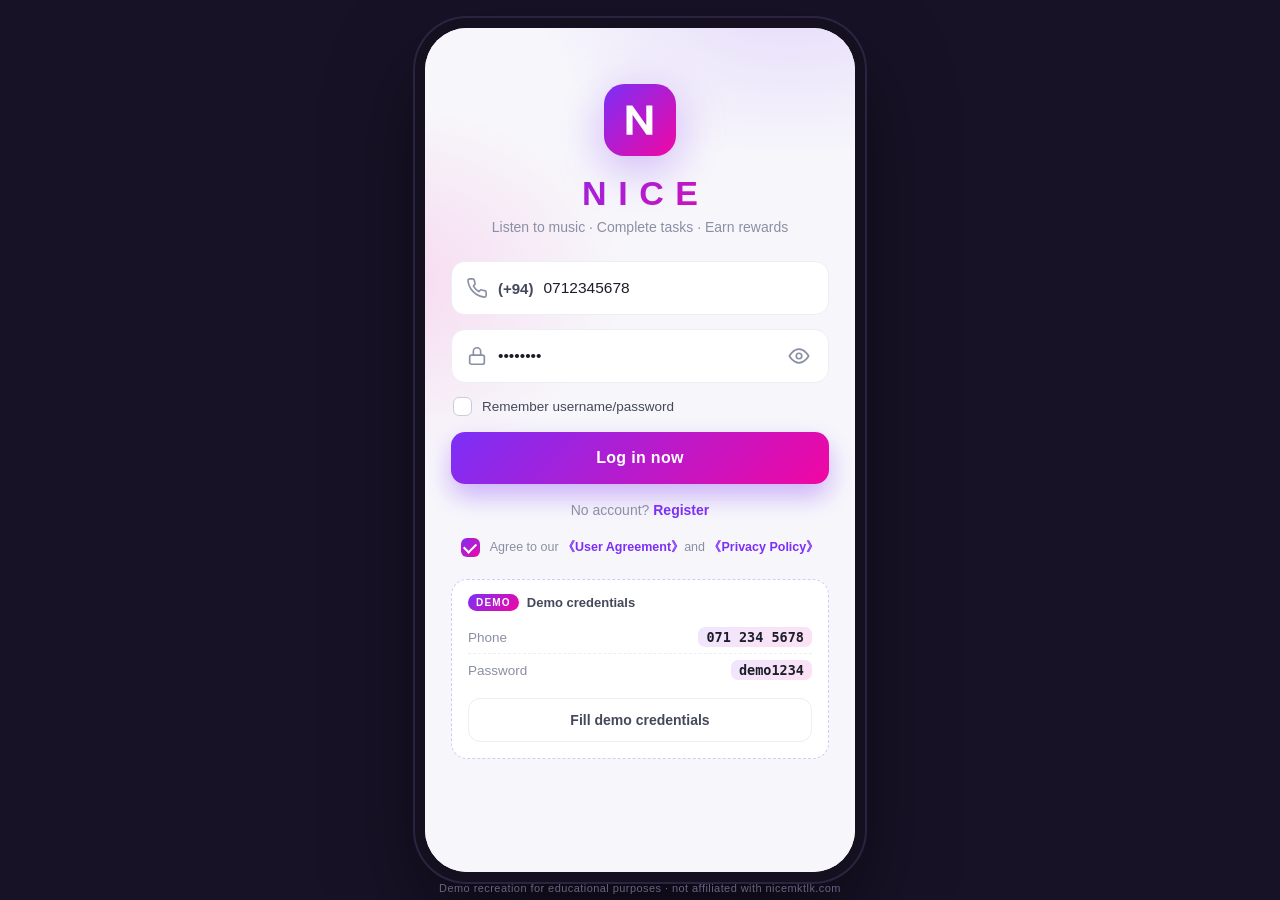
<file: index.html>
<!DOCTYPE html>
<html lang="en">
<head>
  <meta charset="UTF-8">
  <meta name="viewport" content="width=device-width, initial-scale=1, viewport-fit=cover">
  <title>NICE — Log in</title>
  <meta name="description" content="NICE demo clone — music listening task platform demo.">
  <link rel="icon" href="data:image/svg+xml,%3Csvg xmlns='http://www.w3.org/2000/svg' viewBox='0 0 64 64'%3E%3Cdefs%3E%3ClinearGradient id='g' x1='0' y1='0' x2='1' y2='1'%3E%3Cstop offset='0' stop-color='%237b2ff7'/%3E%3Cstop offset='1' stop-color='%23f107a3'/%3E%3C/linearGradient%3E%3C/defs%3E%3Crect width='64' height='64' rx='16' fill='url(%23g)'/%3E%3Ctext x='32' y='42' font-family='Arial,sans-serif' font-size='26' font-weight='700' fill='white' text-anchor='middle'%3EN%3C/text%3E%3C/svg%3E">
  <link rel="stylesheet" href="css/style.css">
</head>
<body class="auth-page">
  <div id="frame">

    <!-- ======= LOGIN ======= -->
    <main class="auth-screen">
      <div class="auth-hero">
        <div class="logo-mark" aria-hidden="true">
          <svg viewBox="0 0 64 64" width="72" height="72">
            <defs>
              <linearGradient id="logog" x1="0" y1="0" x2="1" y2="1">
                <stop offset="0" stop-color="#7b2ff7"/><stop offset="1" stop-color="#f107a3"/>
              </linearGradient>
            </defs>
            <rect width="64" height="64" rx="18" fill="url(#logog)"/>
            <path d="M20 45V19h5.2l12.4 17.6V19H43v26h-5.2L25.4 27.4V45Z" fill="#fff"/>
          </svg>
        </div>
        <h1 class="logo-word">NICE</h1>
        <p class="tagline">Listen to music · Complete tasks · Earn rewards</p>
      </div>

      <form id="login-form" novalidate>
        <!-- phone -->
        <div class="field">
          <span class="f-ic" data-icon="phone"></span>
          <span class="cc">(+94)</span>
          <input id="phone" type="tel" inputmode="numeric" autocomplete="tel"
                 value="0712345678"
                 placeholder="7X XXX XXXX" maxlength="12" aria-label="Phone number">
        </div>

        <!-- password -->
        <div class="field">
          <span class="f-ic" data-icon="lock"></span>
          <input id="password" type="password" autocomplete="current-password"
                 value="demo1234"
                 placeholder="Password" aria-label="Password">
          <button type="button" class="eye" id="toggle-pw" aria-label="Show password"></button>
        </div>

        <label class="check-row">
          <input type="checkbox" id="remember">
          <span class="box"></span>
          <span>Remember username/password</span>
        </label>

        <div class="form-error" id="login-error" hidden></div>

        <button type="submit" class="btn-primary">Log in now</button>

        <p class="swap-link">No account?
          <a href="register.html">Register</a>
        </p>
      </form>

      <p class="agree">
        <label class="check-row small">
          <input type="checkbox" id="agree" checked>
          <span class="box"></span>
          <span>Agree to our
            <a href="#" data-doc="terms">《User Agreement》</a>and
            <a href="#" data-doc="privacy">《Privacy Policy》</a>
          </span>
        </label>
      </p>

      <!-- demo credentials helper -->
      <div class="demo-card">
        <div class="demo-head">
          <span class="demo-pill">DEMO</span>
          <span>Demo credentials</span>
        </div>
        <div class="demo-rows">
          <div class="demo-row"><span>Phone</span><code id="demo-phone">071 234 5678</code></div>
          <div class="demo-row"><span>Password</span><code id="demo-pw">demo1234</code></div>
        </div>
        <button type="button" class="btn-ghost" id="fill-demo">Fill demo credentials</button>
      </div>
    </main>

    <p class="page-foot">Demo recreation for educational purposes · not affiliated with nicemktlk.com</p>
  </div>

  <script src="js/store.js"></script>
  <script src="js/ui.js"></script>
  <script src="js/login.js"></script>
</body>
</html>
</file>
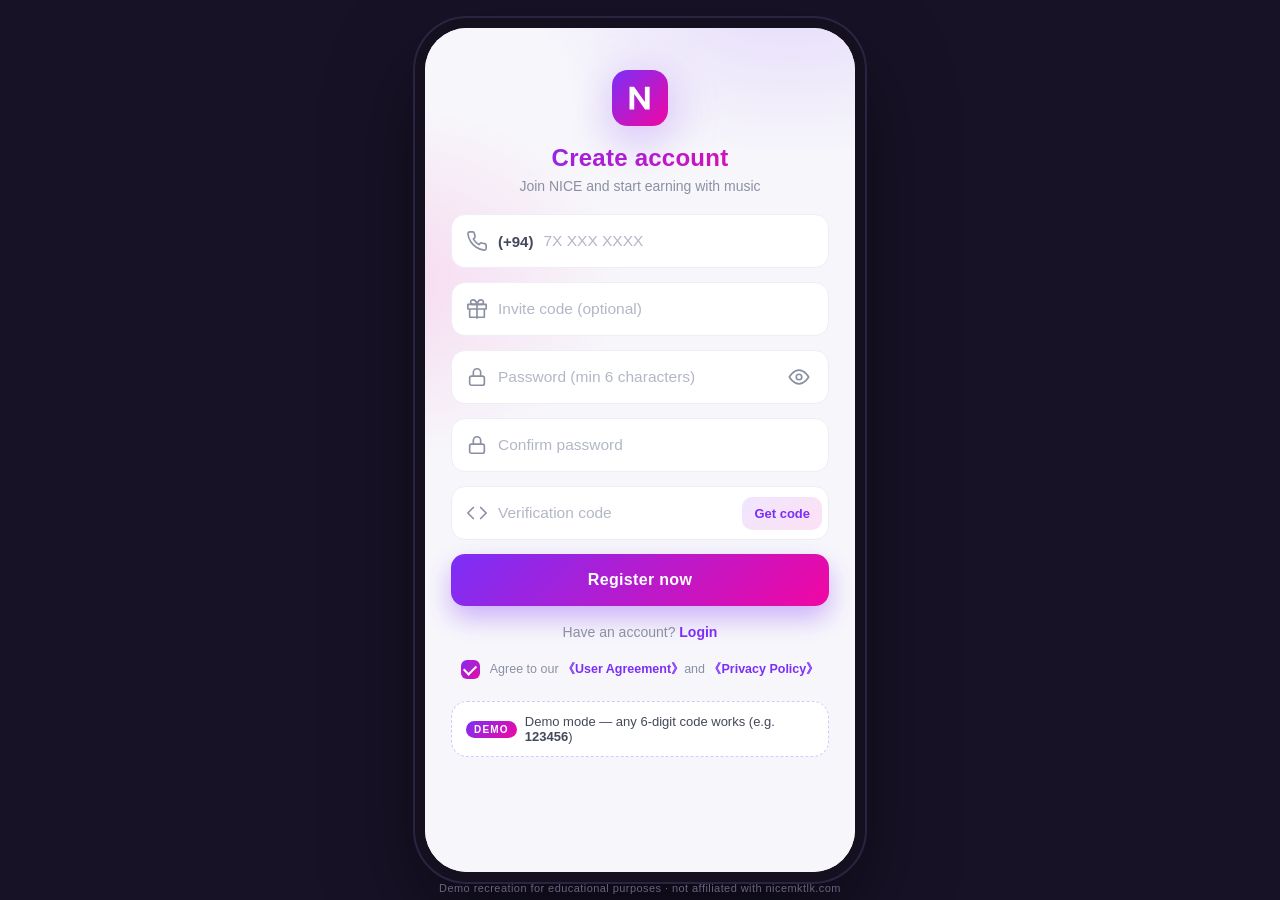
<file: register.html>
<!DOCTYPE html>
<html lang="en">
<head>
  <meta charset="UTF-8">
  <meta name="viewport" content="width=device-width, initial-scale=1, viewport-fit=cover">
  <title>NICE — Register</title>
  <meta name="description" content="NICE demo clone — create an account.">
  <link rel="icon" href="data:image/svg+xml,%3Csvg xmlns='http://www.w3.org/2000/svg' viewBox='0 0 64 64'%3E%3Cdefs%3E%3ClinearGradient id='g' x1='0' y1='0' x2='1' y2='1'%3E%3Cstop offset='0' stop-color='%237b2ff7'/%3E%3Cstop offset='1' stop-color='%23f107a3'/%3E%3C/linearGradient%3E%3C/defs%3E%3Crect width='64' height='64' rx='16' fill='url(%23g)'/%3E%3Ctext x='32' y='42' font-family='Arial,sans-serif' font-size='26' font-weight='700' fill='white' text-anchor='middle'%3EN%3C/text%3E%3C/svg%3E">
  <link rel="stylesheet" href="css/style.css">
</head>
<body class="auth-page">
  <div id="frame">

    <!-- ======= REGISTER ======= -->
    <main class="auth-screen">
      <div class="auth-hero compact">
        <div class="logo-mark" aria-hidden="true">
          <svg viewBox="0 0 64 64" width="56" height="56">
            <defs>
              <linearGradient id="logog2" x1="0" y1="0" x2="1" y2="1">
                <stop offset="0" stop-color="#7b2ff7"/><stop offset="1" stop-color="#f107a3"/>
              </linearGradient>
            </defs>
            <rect width="64" height="64" rx="18" fill="url(#logog2)"/>
            <path d="M20 45V19h5.2l12.4 17.6V19H43v26h-5.2L25.4 27.4V45Z" fill="#fff"/>
          </svg>
        </div>
        <h1 class="logo-word sm">Create account</h1>
        <p class="tagline">Join NICE and start earning with music</p>
      </div>

      <form id="reg-form" novalidate>
        <!-- phone -->
        <div class="field">
          <span class="f-ic" data-icon="phone"></span>
          <span class="cc">(+94)</span>
          <input id="phone" type="tel" inputmode="numeric" autocomplete="tel"
                 placeholder="7X XXX XXXX" maxlength="12" aria-label="Phone number">
        </div>

        <!-- invite code (optional) -->
        <div class="field">
          <span class="f-ic" data-icon="gift"></span>
          <input id="invite" type="text" placeholder="Invite code (optional)" aria-label="Invite code">
        </div>

        <!-- password -->
        <div class="field">
          <span class="f-ic" data-icon="lock"></span>
          <input id="password" type="password" autocomplete="new-password"
                 placeholder="Password (min 6 characters)" aria-label="Password">
          <button type="button" class="eye" id="toggle-pw" aria-label="Show password"></button>
        </div>

        <!-- confirm password -->
        <div class="field">
          <span class="f-ic" data-icon="lock"></span>
          <input id="password2" type="password" autocomplete="new-password"
                 placeholder="Confirm password" aria-label="Confirm password">
        </div>

        <!-- verification code -->
        <div class="field has-btn">
          <span class="f-ic" data-icon="code"></span>
          <input id="vcode" type="text" inputmode="numeric" maxlength="6"
                 placeholder="Verification code" aria-label="Verification code">
          <button type="button" class="code-btn" id="get-code">Get code</button>
        </div>

        <div class="form-error" id="reg-error" hidden></div>

        <button type="submit" class="btn-primary">Register now</button>

        <p class="swap-link">Have an account?
          <a href="index.html">Login</a>
        </p>
      </form>

      <p class="agree">
        <label class="check-row small">
          <input type="checkbox" id="agree" checked>
          <span class="box"></span>
          <span>Agree to our
            <a href="#" data-doc="terms">《User Agreement》</a>and
            <a href="#" data-doc="privacy">《Privacy Policy》</a>
          </span>
        </label>
      </p>

      <div class="demo-card slim">
        <div class="demo-head"><span class="demo-pill">DEMO</span><span>Demo mode — any 6-digit code works (e.g. <b>123456</b>)</span></div>
      </div>
    </main>

    <p class="page-foot">Demo recreation for educational purposes · not affiliated with nicemktlk.com</p>
  </div>

  <script src="js/store.js"></script>
  <script src="js/ui.js"></script>
  <script src="js/register.js"></script>
</body>
</html>
</file>
<file: css/style.css>
/* ============================================================
   NICE (demo clone) — stylesheet
   Music listening task platform edition.
   Mobile-first. On desktop the app renders inside a phone frame.
   ============================================================ */

:root {
  --brand: #7b2ff7;
  --brand-2: #f107a3;
  --grad: linear-gradient(135deg, #7b2ff7, #f107a3);
  --grad-soft: linear-gradient(135deg, rgba(123,47,247,.12), rgba(241,7,163,.12));
  --bg: #f7f7fb;
  --card: #ffffff;
  --ink: #1b1d27;
  --ink-2: #44485a;
  --muted: #8b8fa3;
  --line: #eceef4;
  --danger: #ff3b5c;
  --ok: #12b76a;
  --vip: linear-gradient(135deg, #f7b733, #fc4a1a);
  --shadow: 0 10px 30px rgba(23, 16, 60, .10);
  --radius: 16px;
}

* { box-sizing: border-box; margin: 0; padding: 0; -webkit-tap-highlight-color: transparent; }

html, body { height: 100%; }

body {
  font-family: -apple-system, BlinkMacSystemFont, "Segoe UI", Roboto, "Helvetica Neue", Arial, sans-serif;
  background: #171226;
  color: var(--ink);
  -webkit-font-smoothing: antialiased;
}

a { color: var(--brand); text-decoration: none; font-weight: 600; }
button { font: inherit; border: 0; background: none; cursor: pointer; color: inherit; }
input, select, textarea { font: inherit; color: inherit; }
img { display: block; max-width: 100%; }

/* ================= phone frame ================= */
#frame {
  position: relative;
  width: 100%;
  max-width: 430px;
  margin: 0 auto;
  height: 100vh;
  height: 100dvh;
  background: var(--bg);
  overflow: hidden;
  display: flex;
  flex-direction: column;
}

@media (min-width: 560px) {
  body { padding: 28px 12px; }
  #frame {
    height: calc(100vh - 56px);
    height: calc(100dvh - 56px);
    border-radius: 42px;
    box-shadow: 0 0 0 10px #14101f, 0 0 0 12px #2b2440, 0 40px 90px rgba(0, 0, 0, .55);
  }
}

.page-foot { display: none; }
@media (min-width: 560px) {
  .page-foot {
    display: block;
    position: fixed;
    left: 0; right: 0; bottom: 6px;
    text-align: center;
    color: #6a6382;
    font-size: 11px;
    letter-spacing: .04em;
  }
}

/* ================= icons ================= */
.ic { width: 22px; height: 22px; flex: 0 0 auto; }
.ic.sm { width: 14px; height: 14px; }

/* ================= auth pages ================= */
.auth-page #frame { background: var(--bg); }

.auth-screen {
  flex: 1;
  overflow-y: auto;
  padding: 34px 26px 26px;
  display: flex;
  flex-direction: column;
  background:
    radial-gradient(420px 300px at 85% -60px, rgba(123, 47, 247, .16), transparent 65%),
    radial-gradient(380px 280px at -40px 30%, rgba(241, 7, 163, .12), transparent 65%),
    var(--bg);
}

.auth-hero { text-align: center; margin: 22px 0 26px; }
.auth-hero.compact { margin: 8px 0 20px; }
.logo-mark { display: inline-block; filter: drop-shadow(0 12px 24px rgba(123, 47, 247, .35)); }
.logo-word {
  margin-top: 14px;
  font-size: 34px;
  font-weight: 800;
  letter-spacing: .34em;
  text-indent: .34em;
  background: var(--grad);
  -webkit-background-clip: text;
  background-clip: text;
  color: transparent;
}
.logo-word.sm { font-size: 24px; letter-spacing: .01em; text-indent: 0; }
.tagline { color: var(--muted); font-size: 14px; margin-top: 6px; }

/* ---- fields ---- */
.field {
  display: flex;
  align-items: center;
  gap: 10px;
  background: var(--card);
  border: 1.6px solid var(--line);
  border-radius: 14px;
  height: 54px;
  padding: 0 14px;
  margin-bottom: 14px;
  transition: border-color .18s, box-shadow .18s;
}
.field:focus-within {
  border-color: var(--brand);
  box-shadow: 0 0 0 4px rgba(123, 47, 247, .12);
}
.f-ic { color: var(--muted); display: flex; }
.field:focus-within .f-ic { color: var(--brand); }
.cc { font-weight: 700; color: var(--ink-2); font-size: 15px; }
.field input, .field select {
  flex: 1; min-width: 0; border: 0; outline: none; background: none;
  font-size: 15.5px; height: 100%;
}
.field select { appearance: none; -webkit-appearance: none; cursor: pointer; }
.field input::placeholder { color: #b3b7c6; }
.eye { color: var(--muted); display: flex; padding: 4px; }
.field.has-btn { padding-right: 6px; }
.code-btn {
  flex: 0 0 auto;
  font-size: 13px; font-weight: 700;
  color: var(--brand);
  background: var(--grad-soft);
  padding: 9px 12px;
  border-radius: 10px;
  transition: opacity .2s;
}
.code-btn.busy { color: var(--muted); cursor: default; }

/* ---- checkbox ---- */
.check-row {
  display: flex; align-items: center; gap: 10px;
  font-size: 13.5px; color: var(--ink-2);
  cursor: pointer; user-select: none;
  margin: 2px 2px 16px;
  width: fit-content;
}
.check-row.small { font-size: 12.5px; color: var(--muted); margin: 0 auto; }
.check-row input { display: none; }
.check-row .box {
  width: 19px; height: 19px; flex: 0 0 auto;
  border-radius: 6px;
  border: 1.8px solid #c9cddb;
  background: #fff;
  display: inline-flex; align-items: center; justify-content: center;
  transition: all .15s;
}
.check-row .box::after {
  content: "";
  width: 10px; height: 6px;
  border-left: 2.2px solid #fff;
  border-bottom: 2.2px solid #fff;
  transform: rotate(-45deg) translate(1px, -1px);
  opacity: 0;
}
.check-row input:checked + .box { background: var(--grad); border-color: transparent; }
.check-row input:checked + .box::after { opacity: 1; }

/* ---- buttons ---- */
.btn-primary {
  width: 100%;
  height: 52px;
  border-radius: 14px;
  background: var(--grad);
  color: #fff;
  font-size: 16px;
  font-weight: 700;
  letter-spacing: .02em;
  box-shadow: 0 12px 26px rgba(123, 47, 247, .35);
  transition: transform .12s, box-shadow .18s, filter .18s;
}
.btn-primary:active { transform: scale(.97); }
.btn-primary:disabled { filter: grayscale(.4); opacity: .7; }

.btn-ghost {
  width: 100%;
  height: 44px;
  border-radius: 12px;
  border: 1.6px solid var(--line);
  background: #fff;
  font-weight: 600;
  font-size: 14px;
  color: var(--ink-2);
  transition: border-color .15s;
}
.btn-ghost:active { border-color: var(--brand); color: var(--brand); }

.btn-light {
  display: inline-flex; align-items: center; justify-content: center; gap: 8px;
  height: 44px; padding: 0 16px;
  border-radius: 12px;
  background: #fff;
  color: var(--ink);
  font-size: 14px; font-weight: 700;
  box-shadow: 0 8px 20px rgba(20, 12, 50, .18);
}
.btn-light .ic { width: 18px; height: 18px; color: var(--brand); }
.btn-light:active { transform: scale(.97); }

.btn-outline {
  display: inline-flex; align-items: center; justify-content: center; gap: 8px;
  height: 44px; padding: 0 16px;
  border-radius: 12px;
  border: 1.6px solid var(--line);
  background: transparent;
  color: var(--ink-2);
  font-size: 14px; font-weight: 700;
}
.btn-outline .ic { width: 18px; height: 18px; }
.btn-outline:active { transform: scale(.97); }

.swap-link { text-align: center; color: var(--muted); font-size: 14px; margin-top: 18px; }

.form-error {
  background: rgba(255, 59, 92, .08);
  border: 1px solid rgba(255, 59, 92, .25);
  color: var(--danger);
  font-size: 13px;
  border-radius: 10px;
  padding: 10px 12px;
  margin-bottom: 12px;
  line-height: 1.45;
}

.agree { margin-top: 20px; text-align: center; }
.agree a { font-weight: 600; }

/* ---- demo credentials card ---- */
.demo-card {
  margin-top: 22px;
  background: #fff;
  border: 1.6px dashed #d6c7ff;
  border-radius: var(--radius);
  padding: 14px 16px 16px;
}
.demo-card.slim { padding: 12px 14px; }
.demo-head {
  display: flex; align-items: center; gap: 8px;
  font-size: 13px; font-weight: 700; color: var(--ink-2);
  margin-bottom: 10px;
}
.demo-card.slim .demo-head { margin: 0; font-weight: 500; }
.demo-pill {
  background: var(--grad);
  color: #fff;
  font-size: 10px;
  font-weight: 800;
  letter-spacing: .12em;
  padding: 3px 8px;
  border-radius: 999px;
}
.demo-rows { margin-bottom: 12px; }
.demo-row {
  display: flex; justify-content: space-between; align-items: center;
  font-size: 13.5px;
  padding: 6px 0;
  border-bottom: 1px dashed var(--line);
}
.demo-row:last-child { border-bottom: 0; }
.demo-row span { color: var(--muted); }
.demo-row code {
  font-family: ui-monospace, SFMono-Regular, Menlo, Consolas, monospace;
  font-size: 13.5px; font-weight: 700; color: var(--ink);
  background: var(--grad-soft);
  padding: 2px 8px; border-radius: 7px;
}

/* ================= modal / docs ================= */
.modal-backdrop {
  position: absolute; inset: 0; z-index: 60;
  background: rgba(15, 10, 35, .55);
  backdrop-filter: blur(4px);
  display: flex; align-items: flex-end; justify-content: center;
  animation: fadeIn .18s ease;
}
.modal {
  position: relative;
  width: 100%;
  max-height: 86%;
  background: #fff;
  border-radius: 24px 24px 0 0;
  padding: 20px 20px 22px;
  overflow-y: auto;
  animation: sheetUp .24s cubic-bezier(.2, .9, .3, 1);
}
.modal.center { align-self: center; width: auto; border-radius: 24px; margin: 0 16px; }
.modal-close {
  position: absolute; top: 14px; right: 14px;
  width: 32px; height: 32px; border-radius: 50%;
  background: #f1f2f8; color: var(--ink-2);
  display: flex; align-items: center; justify-content: center;
  z-index: 2;
}
.modal-close .ic { width: 17px; height: 17px; }
.doc h3 { font-size: 19px; margin-bottom: 10px; padding-right: 30px; display: flex; align-items: center; gap: 8px; }
.doc h3 .ic { color: var(--brand); }
.doc h4 { font-size: 14px; margin: 14px 0 4px; color: var(--ink); }
.doc p { font-size: 13.5px; color: var(--ink-2); line-height: 1.55; }
.doc .btn-primary { margin-top: 20px; }

@keyframes fadeIn { from { opacity: 0; } }
@keyframes sheetUp { from { transform: translateY(40px); opacity: .4; } }

/* ================= toast ================= */
.toast {
  position: absolute;
  left: 50%; bottom: 96px;
  transform: translate(-50%, 20px);
  display: flex; align-items: center; gap: 8px;
  background: #221c38;
  color: #fff;
  font-size: 13.5px; font-weight: 600;
  padding: 11px 16px;
  border-radius: 999px;
  box-shadow: 0 14px 34px rgba(0, 0, 0, .4);
  opacity: 0;
  pointer-events: none;
  transition: all .25s cubic-bezier(.2, .9, .3, 1);
  z-index: 95;
  max-width: 86%;
  text-align: left;
}
.toast.show { opacity: 1; transform: translate(-50%, 0); }
.toast .ic { width: 16px; height: 16px; color: #6ee7b7; }
.toast-error .ic { color: #ff7d94; }

/* ================= app shell ================= */
.screen {
  flex: 1;
  overflow-y: auto;
  overscroll-behavior: contain;
  -webkit-overflow-scrolling: touch;
  scrollbar-width: none;
}
.screen::-webkit-scrollbar { display: none; }

.topbar {
  position: sticky; top: 0; z-index: 20;
  display: flex; align-items: center; justify-content: space-between;
  padding: 14px 16px 12px;
  background: rgba(247, 247, 251, .92);
  backdrop-filter: blur(10px);
}
.topbar .brand {
  font-size: 21px; font-weight: 800; letter-spacing: .26em;
  background: var(--grad);
  -webkit-background-clip: text; background-clip: text; color: transparent;
}
.icon-btn {
  position: relative;
  width: 40px; height: 40px;
  border-radius: 50%;
  display: flex; align-items: center; justify-content: center;
  color: var(--ink-2);
  background: #fff;
  box-shadow: var(--shadow);
}
.icon-btn .dot {
  position: absolute; top: 8px; right: 9px;
  width: 9px; height: 9px; border-radius: 50%;
  background: var(--danger);
  border: 2px solid #fff;
}

/* ---- tab bar ---- */
#tabbar {
  display: flex;
  background: #fff;
  border-top: 1px solid var(--line);
  padding: 6px 10px calc(8px + env(safe-area-inset-bottom, 0px));
  z-index: 30;
}
#tabbar a {
  flex: 1;
  display: flex; flex-direction: column; align-items: center; gap: 3px;
  color: var(--muted);
  font-size: 10px; font-weight: 600;
  padding: 5px 0 2px;
  border-radius: 12px;
}
#tabbar a.active { color: var(--brand); }
#tabbar a .ic, #tabbar a .nav-ic .ic { width: 24px; height: 24px; }
#tabbar .start-btn {
  width: 52px; height: 38px;
  margin-top: -18px;
  border-radius: 14px;
  background: var(--grad);
  color: #fff;
  display: flex; align-items: center; justify-content: center;
  box-shadow: 0 10px 22px rgba(123, 47, 247, .4);
  align-self: flex-start;
}
#tabbar .start-btn .ic { width: 20px; height: 20px; color: #fff; }

/* ================= marquee notice ================= */
.marquee {
  margin: 12px 16px 0;
  background: var(--grad-soft);
  border: 1px solid rgba(123, 47, 247, .14);
  border-radius: 12px;
  overflow: hidden;
  white-space: nowrap;
  font-size: 12.5px;
  color: var(--ink-2);
  padding: 9px 0;
}
.marquee span {
  display: inline-block;
  padding-left: 100%;
  animation: marq 26s linear infinite;
}
@keyframes marq {
  0% { transform: translateX(0); }
  100% { transform: translateX(-100%); }
}

/* ================= dashboard cards ================= */
.dash-card {
  background: #fff;
  border-radius: 18px;
  box-shadow: var(--shadow);
  margin: 14px 16px 0;
  padding: 16px 18px;
}
.dash-card.slim { margin-bottom: 4px; }
.dc-row {
  display: flex; align-items: flex-start; justify-content: space-between; gap: 10px;
}
.dc-row > div > b {
  font-size: 28px; font-weight: 800;
  background: var(--grad);
  -webkit-background-clip: text; background-clip: text; color: transparent;
}
.dc-row > div > span { display: block; font-size: 12px; color: var(--muted); margin-top: 2px; }
.vip-tag {
  display: inline-flex; align-items: center; gap: 5px;
  font-size: 11.5px; font-weight: 800;
  color: #9a5b00;
  background: var(--vip);
  color: #fff;
  padding: 6px 11px;
  border-radius: 999px;
  flex: 0 0 auto;
}
.vip-tag .ic { width: 13px; height: 13px; }
.dc-stats {
  display: flex; gap: 6px;
  margin-top: 14px;
  background: #f8f8fd;
  border-radius: 12px;
  padding: 10px 6px;
}
.dc-stats .ds, .suc-stats .ds { flex: 1; text-align: center; }
.ds b { display: block; font-size: 16px; font-weight: 800; }
.ds span { font-size: 10.5px; color: var(--muted); }
.taskbar {
  height: 6px;
  background: #efeef6;
  border-radius: 99px;
  overflow: hidden;
  margin-top: 12px;
}
.taskbar-fill {
  height: 100%;
  background: var(--grad);
  border-radius: 99px;
  transition: width .4s ease;
}
.dc-note { font-size: 12px; color: var(--muted); margin-top: 8px; }
.dc-btns { display: flex; gap: 10px; margin-top: 14px; }
.dc-btns .btn-light, .dc-btns .btn-outline { flex: 1; }

/* ---- quick actions ---- */
.quick-grid {
  display: grid;
  grid-template-columns: repeat(4, 1fr);
  gap: 10px;
  margin: 14px 16px 0;
}
.q-btn {
  background: #fff;
  border-radius: 16px;
  box-shadow: var(--shadow);
  padding: 13px 4px 10px;
  display: flex; flex-direction: column; align-items: center; gap: 6px;
  font-size: 11.5px; font-weight: 600;
  color: var(--ink-2);
}
.q-btn .ic { color: var(--brand); width: 21px; height: 21px; }
.q-btn:active { transform: scale(.95); }

.section-title {
  font-size: 15px; font-weight: 800;
  padding: 18px 16px 10px;
  display: flex; align-items: center; justify-content: space-between;
}
.section-title a { font-size: 12.5px; }

/* ---- hot tracks ---- */
.hot-row {
  display: flex; gap: 12px;
  overflow-x: auto;
  padding: 2px 16px 4px;
  scrollbar-width: none;
}
.hot-row::-webkit-scrollbar { display: none; }
.hot-card {
  flex: 0 0 auto;
  width: 118px;
  display: flex; flex-direction: column; align-items: flex-start;
  text-align: left;
}
.hc-cover {
  position: relative;
  width: 118px; height: 118px;
  border-radius: 16px;
  overflow: hidden;
  background: #e9eaf2;
  box-shadow: var(--shadow);
}
.hc-cover img { width: 100%; height: 100%; object-fit: cover; }
.hot-card.done .hc-cover img { opacity: .45; }
.hot-card.done .hc-cover::after {
  content: "✔";
  position: absolute; inset: 0;
  display: flex; align-items: center; justify-content: center;
  color: var(--ok);
  font-size: 30px;
  background: rgba(255, 255, 255, .35);
}
.hc-lock {
  position: absolute; top: 8px; right: 8px;
  width: 26px; height: 26px;
  border-radius: 8px;
  background: rgba(15, 10, 35, .55);
  color: #fff;
  display: flex; align-items: center; justify-content: center;
  backdrop-filter: blur(4px);
}
.hc-lock .ic { width: 13px; height: 13px; }
.hc-title {
  font-size: 13px; font-weight: 700;
  margin-top: 8px;
  max-width: 118px;
  overflow: hidden; text-overflow: ellipsis; white-space: nowrap;
}
.hc-sub { font-size: 12.5px; font-weight: 700; color: var(--brand); margin-top: 1px; }
.hot-card.done .hc-sub { color: var(--muted); }

/* ---- record rows ---- */
.record-list { margin: 0 16px; }
.record {
  display: flex; align-items: center; gap: 12px;
  padding: 12px 2px;
  border-bottom: 1px solid var(--line);
  background: #fff;
}
.record:first-child { border-radius: 14px 14px 0 0; }
.record:last-child { border-bottom: 0; border-radius: 0 0 14px 14px; }
.record:only-child { border-radius: 14px; }
.r-ic {
  width: 38px; height: 38px;
  border-radius: 12px;
  display: flex; align-items: center; justify-content: center;
  flex: 0 0 auto;
}
.r-ic .ic { width: 18px; height: 18px; }
.r-ic.cred { background: rgba(18, 183, 106, .12); color: var(--ok); }
.r-ic.deb { background: rgba(255, 59, 92, .10); color: var(--danger); }
.r-ic.grad { background: var(--grad-soft); color: var(--brand); }
.r-mid { flex: 1; min-width: 0; }
.r-mid b {
  display: block;
  font-size: 13.5px; font-weight: 700;
  overflow: hidden; text-overflow: ellipsis; white-space: nowrap;
}
.r-mid span { font-size: 11.5px; color: var(--muted); }
.r-amt { font-size: 14px; font-weight: 800; flex: 0 0 auto; }
.r-amt.cred { color: var(--ok); }
.r-amt.deb { color: var(--danger); }

/* ================= task list ================= */
.track-list { padding: 12px 0 8px; }
.task-row {
  display: flex; align-items: center; gap: 12px;
  width: 100%;
  text-align: left;
  background: #fff;
  border-radius: 16px;
  box-shadow: var(--shadow);
  margin: 0 16px 10px;
  padding: 10px 12px 10px 10px;
}
.task-row:active { transform: scale(.985); }
.task-row.done { opacity: .62; }
.tr-cover {
  position: relative;
  width: 54px; height: 54px;
  border-radius: 12px;
  overflow: hidden;
  flex: 0 0 auto;
  background: #e9eaf2;
}
.tr-cover img { width: 100%; height: 100%; object-fit: cover; }
.tr-done {
  position: absolute; right: -1px; bottom: -1px;
  width: 20px; height: 20px;
  background: var(--grad);
  color: #fff;
  border-radius: 8px 0 10px 0;
  display: flex; align-items: center; justify-content: center;
}
.tr-done .ic { width: 12px; height: 12px; }
.tr-mid { flex: 1; min-width: 0; }
.tr-title {
  display: block;
  font-size: 14.5px; font-weight: 700;
  overflow: hidden; text-overflow: ellipsis; white-space: nowrap;
}
.tr-sub { display: block; font-size: 11.5px; color: var(--muted); margin-top: 2px; }
.tr-side { display: flex; flex-direction: column; align-items: flex-end; gap: 5px; flex: 0 0 auto; }
.reward-chip {
  font-size: 12px; font-weight: 800;
  color: var(--brand);
  background: var(--grad-soft);
  padding: 4px 10px;
  border-radius: 999px;
}
.lock-chip {
  font-size: 11px; font-weight: 700;
  color: var(--muted);
  background: #f1f2f8;
  padding: 4px 9px;
  border-radius: 999px;
  display: inline-flex; align-items: center; gap: 4px;
}
.lock-chip .ic { width: 11px; height: 11px; }
.tr-state { font-size: 10.5px; color: var(--muted); font-weight: 600; }

/* ================= task player ================= */
.player {
  position: absolute; inset: 0; z-index: 50;
  display: flex; flex-direction: column;
  align-items: center;
  color: #fff;
  padding: 14px 20px calc(20px + env(safe-area-inset-bottom, 0px));
  overflow-y: auto;
  animation: fadeIn .2s ease;
}
.pl-top {
  width: 100%;
  display: flex; align-items: center; gap: 10px;
  padding: 4px 0 8px;
}
.pl-close {
  width: 38px; height: 38px;
  border-radius: 50%;
  background: rgba(255, 255, 255, .16);
  color: #fff;
  display: flex; align-items: center; justify-content: center;
  flex: 0 0 auto;
}
.pl-close .ic { width: 19px; height: 19px; }
.pl-head { flex: 1; text-align: center; font-size: 13px; font-weight: 700; opacity: .9; }
.pl-reward {
  font-size: 13px; font-weight: 800;
  background: rgba(255, 255, 255, .18);
  padding: 7px 12px;
  border-radius: 999px;
  flex: 0 0 auto;
}
.pl-art { margin-top: 14px; }
.pl-cover {
  width: min(64vw, 250px);
  aspect-ratio: 1;
  object-fit: cover;
  border-radius: 24px;
  box-shadow: 0 24px 60px rgba(0, 0, 0, .4);
  animation: coverPulse 4.5s ease-in-out infinite;
}
@keyframes coverPulse {
  0%, 100% { transform: scale(1); }
  50% { transform: scale(1.035); }
}
.pl-ring {
  position: relative;
  width: 130px; height: 130px;
  margin-top: -34px;
  filter: drop-shadow(0 10px 26px rgba(0, 0, 0, .35));
}
.pl-ring svg { width: 130px; height: 130px; transform: rotate(-90deg); }
.pl-ring .ring-bg { fill: none; stroke: rgba(255, 255, 255, .25); stroke-width: 7; }
.pl-ring .ring-fg {
  fill: none; stroke: #fff; stroke-width: 7; stroke-linecap: round;
  transition: stroke-dashoffset .3s linear;
}
.pl-ring span {
  position: absolute; inset: 0;
  display: flex; align-items: center; justify-content: center;
  font-size: 25px; font-weight: 800;
  font-variant-numeric: tabular-nums;
}
.pl-meta { text-align: center; margin-top: 14px; }
.pl-meta b { font-size: 20px; font-weight: 800; }
.pl-meta span { display: block; font-size: 13px; opacity: .8; margin-top: 3px; }
.pl-note { font-size: 12.5px; opacity: .85; margin-top: 12px; text-align: center; }
.pl-controls { margin-top: 16px; }
.pl-play {
  width: 66px; height: 66px;
  border-radius: 50%;
  background: #fff;
  color: var(--ink);
  display: flex; align-items: center; justify-content: center;
  box-shadow: 0 16px 36px rgba(0, 0, 0, .35);
}
.pl-play .ic { width: 26px; height: 26px; }
.pl-play:active { transform: scale(.94); }
.pl-ff {
  margin-top: 16px;
  font-size: 12px; font-weight: 600;
  color: rgba(255, 255, 255, .8);
  text-decoration: underline dotted;
}

/* success panel */
.player.success { justify-content: center; }
.check-circle {
  width: 88px; height: 88px;
  border-radius: 50%;
  background: rgba(255, 255, 255, .95);
  color: var(--ok);
  display: flex; align-items: center; justify-content: center;
  box-shadow: 0 20px 50px rgba(0, 0, 0, .35);
  animation: pop .5s cubic-bezier(.2, 1.6, .4, 1);
}
.check-circle .ic { width: 42px; height: 42px; }
@keyframes pop { 0% { transform: scale(.3); opacity: 0; } 60% { transform: scale(1.12); } 100% { transform: scale(1); } }
.suc-title { font-size: 23px; font-weight: 800; margin-top: 18px; }
.suc-amt { font-size: 14.5px; opacity: .9; margin-top: 6px; }
.suc-amt b { font-size: 17px; }
.suc-btns { display: flex; flex-direction: column; gap: 10px; width: 100%; max-width: 300px; margin-top: 22px; }
.suc-btns .btn-light, .suc-btns .btn-outline { width: 100%; }
.player .btn-outline { border-color: rgba(255, 255, 255, .55); color: #fff; }
.suc-stats {
  display: flex; gap: 22px;
  margin-top: 22px;
  background: rgba(255, 255, 255, .14);
  padding: 10px 22px;
  border-radius: 14px;
}

/* ================= wallet ================= */
.w-stats { display: flex; gap: 10px; margin: 14px 16px 0; }
.ws {
  flex: 1;
  background: #fff;
  border-radius: 14px;
  box-shadow: var(--shadow);
  text-align: center;
  padding: 12px 4px;
}
.ws b { display: block; font-size: 14.5px; font-weight: 800; }
.ws span { font-size: 10.5px; color: var(--muted); }

.wallet-row {
  display: flex; align-items: center; justify-content: space-between; gap: 10px;
  background: #fff;
  border: 1.6px solid var(--line);
  border-radius: 14px;
  padding: 13px 16px;
  margin-bottom: 14px;
}
.wallet-row b { font-size: 17px; }
.wallet-row span { display: block; font-size: 11.5px; color: var(--muted); margin-top: 2px; }
.follow-btn {
  font-size: 12.5px; font-weight: 700;
  color: var(--brand);
  background: var(--grad-soft);
  padding: 8px 13px;
  border-radius: 999px;
  display: inline-flex; align-items: center; gap: 6px;
  flex: 0 0 auto;
}
.follow-btn .ic { width: 14px; height: 14px; }

.dep-grid { display: grid; grid-template-columns: repeat(3, 1fr); gap: 10px; }
.dep-btn {
  border: 1.8px dashed #d6c7ff;
  background: var(--grad-soft);
  color: var(--brand);
  font-weight: 800;
  font-size: 13.5px;
  border-radius: 12px;
  padding: 16px 4px;
}
.dep-btn:active { transform: scale(.96); }

/* ================= team ================= */
.invite-card {
  background: #fff;
  border-radius: 18px;
  box-shadow: var(--shadow);
  margin: 14px 16px 10px;
  padding: 6px 16px 16px;
}
.iv-row {
  display: flex; align-items: center; justify-content: space-between; gap: 10px;
  padding: 11px 0;
  border-bottom: 1px dashed var(--line);
  font-size: 12.5px;
}
.iv-row span { color: var(--muted); flex: 0 0 auto; }
.iv-row code {
  font-family: ui-monospace, SFMono-Regular, Menlo, Consolas, monospace;
  font-size: 12.5px; font-weight: 700;
  color: var(--brand);
  background: var(--grad-soft);
  padding: 3px 9px;
  border-radius: 7px;
  overflow: hidden; text-overflow: ellipsis; white-space: nowrap;
}
.iv-row code.iv-link { font-size: 10.5px; max-width: 210px; }
.invite-card .btn-light { width: 100%; margin-top: 14px; }

/* ================= profile ================= */
.profile-cover {
  height: 110px;
  background:
    radial-gradient(300px 160px at 20% 0%, rgba(255, 179, 107, .5), transparent 70%),
    var(--grad);
}
.profile-head { padding: 0 16px 6px; margin-top: -42px; }
.avatar.big { border: 4px solid #fff; box-shadow: 0 10px 26px rgba(23, 16, 60, .22); }
.p-name { display: flex; align-items: center; gap: 7px; font-size: 19px; font-weight: 800; margin-top: 10px; }
.p-handle { color: var(--muted); font-size: 13px; margin-top: 2px; }
.p-stats {
  display: flex; gap: 6px;
  margin-top: 14px;
  background: #fff;
  border-radius: var(--radius);
  box-shadow: var(--shadow);
  padding: 12px 6px;
}
.p-stats .st { flex: 1; text-align: center; }
.p-stats b { display: block; font-size: 16px; }
.p-stats span { font-size: 11px; color: var(--muted); }

.vip-card {
  position: relative;
  margin: 14px 16px 4px;
  border-radius: var(--radius);
  padding: 16px;
  background: #191329;
  color: #fff;
  overflow: hidden;
  box-shadow: 0 16px 34px rgba(20, 12, 50, .35);
}
.vip-card::after {
  content: "";
  position: absolute; right: -40px; top: -40px;
  width: 150px; height: 150px;
  background: radial-gradient(circle, rgba(247, 183, 51, .4), transparent 70%);
}
.vip-card .row1 { display: flex; align-items: center; gap: 10px; font-weight: 800; font-size: 15.5px; }
.vip-card .row1 .ic { color: #f7b733; }
.vip-card p { font-size: 12.5px; opacity: .75; margin-top: 6px; line-height: 1.5; }
.vip-card .cta {
  margin-top: 12px;
  font-size: 13px; font-weight: 700;
  background: var(--vip);
  color: #fff;
  padding: 9px 16px;
  border-radius: 999px;
  display: inline-flex; align-items: center; gap: 6px;
}
.vip-card .cta .ic { width: 15px; height: 15px; }
.vip-card.active .cta { background: rgba(255, 255, 255, .14); }

.settings-list {
  margin: 14px 16px 26px;
  background: #fff;
  border-radius: var(--radius);
  box-shadow: var(--shadow);
  overflow: hidden;
}
.settings-item {
  display: flex; align-items: center; gap: 12px;
  padding: 14px 16px;
  font-size: 14.5px; font-weight: 600;
  border-bottom: 1px solid var(--line);
  cursor: pointer;
  width: 100%;
  text-align: left;
}
.settings-item:last-child { border-bottom: 0; }
.settings-item .ic { color: var(--muted); width: 20px; height: 20px; }
.settings-item .grow { flex: 1; }
.settings-item.danger, .settings-item.danger .ic { color: var(--danger); }
.switch {
  width: 42px; height: 24px;
  border-radius: 999px;
  background: #d9dbe6;
  position: relative;
  transition: background .18s;
  flex: 0 0 auto;
}
.switch::after {
  content: "";
  position: absolute; top: 2.5px; left: 2.5px;
  width: 19px; height: 19px;
  background: #fff;
  border-radius: 50%;
  box-shadow: 0 2px 5px rgba(0, 0, 0, .2);
  transition: left .18s;
}
.switch.on { background: var(--brand); }
.switch.on::after { left: 20.5px; }

/* VIP plans */
.plan {
  border: 2px solid var(--line);
  border-radius: 16px;
  padding: 15px 16px;
  margin-bottom: 12px;
  cursor: pointer;
  position: relative;
}
.plan.sel { border-color: var(--brand); background: rgba(123, 47, 247, .04); }
.plan.cur { opacity: .6; cursor: default; }
.plan .p-t { display: flex; justify-content: space-between; align-items: center; font-weight: 800; font-size: 15px; }
.plan .p-p { color: var(--brand); }
.plan .p-p i { font-style: normal; font-size: 11px; color: var(--muted); }
.plan ul { list-style: none; margin-top: 8px; }
.plan li {
  font-size: 12.5px; color: var(--ink-2);
  display: flex; align-items: center; gap: 7px;
  padding: 3px 0;
}
.plan li .ic { width: 14px; height: 14px; color: var(--ok); }
.plan .save-pill {
  position: absolute; top: -10px; right: 12px;
  background: var(--vip);
  color: #fff;
  font-size: 10px; font-weight: 800;
  padding: 3px 9px;
  border-radius: 999px;
}

/* ================= notifications ================= */
.notif {
  display: flex; align-items: center; gap: 12px;
  padding: 11px 0;
  border-bottom: 1px solid var(--line);
}
.notif:last-child { border-bottom: 0; }
.notif .nt { flex: 1; font-size: 13.5px; line-height: 1.4; }
.notif .nt .tm { display: block; font-size: 11px; color: var(--muted); margin-top: 2px; }

/* ================= misc ================= */
.avatar { border-radius: 50%; object-fit: cover; flex: 0 0 auto; }
.avatar-txt {
  display: inline-flex; align-items: center; justify-content: center;
  color: #fff; font-weight: 700;
  font-size: .42em;
  text-transform: uppercase;
}
.badge-v, .badge-vip { flex: 0 0 auto; }

.empty { text-align: center; color: var(--muted); font-size: 13.5px; padding: 40px 20px; }
.hint { font-size: 12px; color: var(--muted); margin: -4px 2px 14px; line-height: 1.5; }
.hint .ic { width: 11px; height: 11px; vertical-align: -1px; }
</file>
